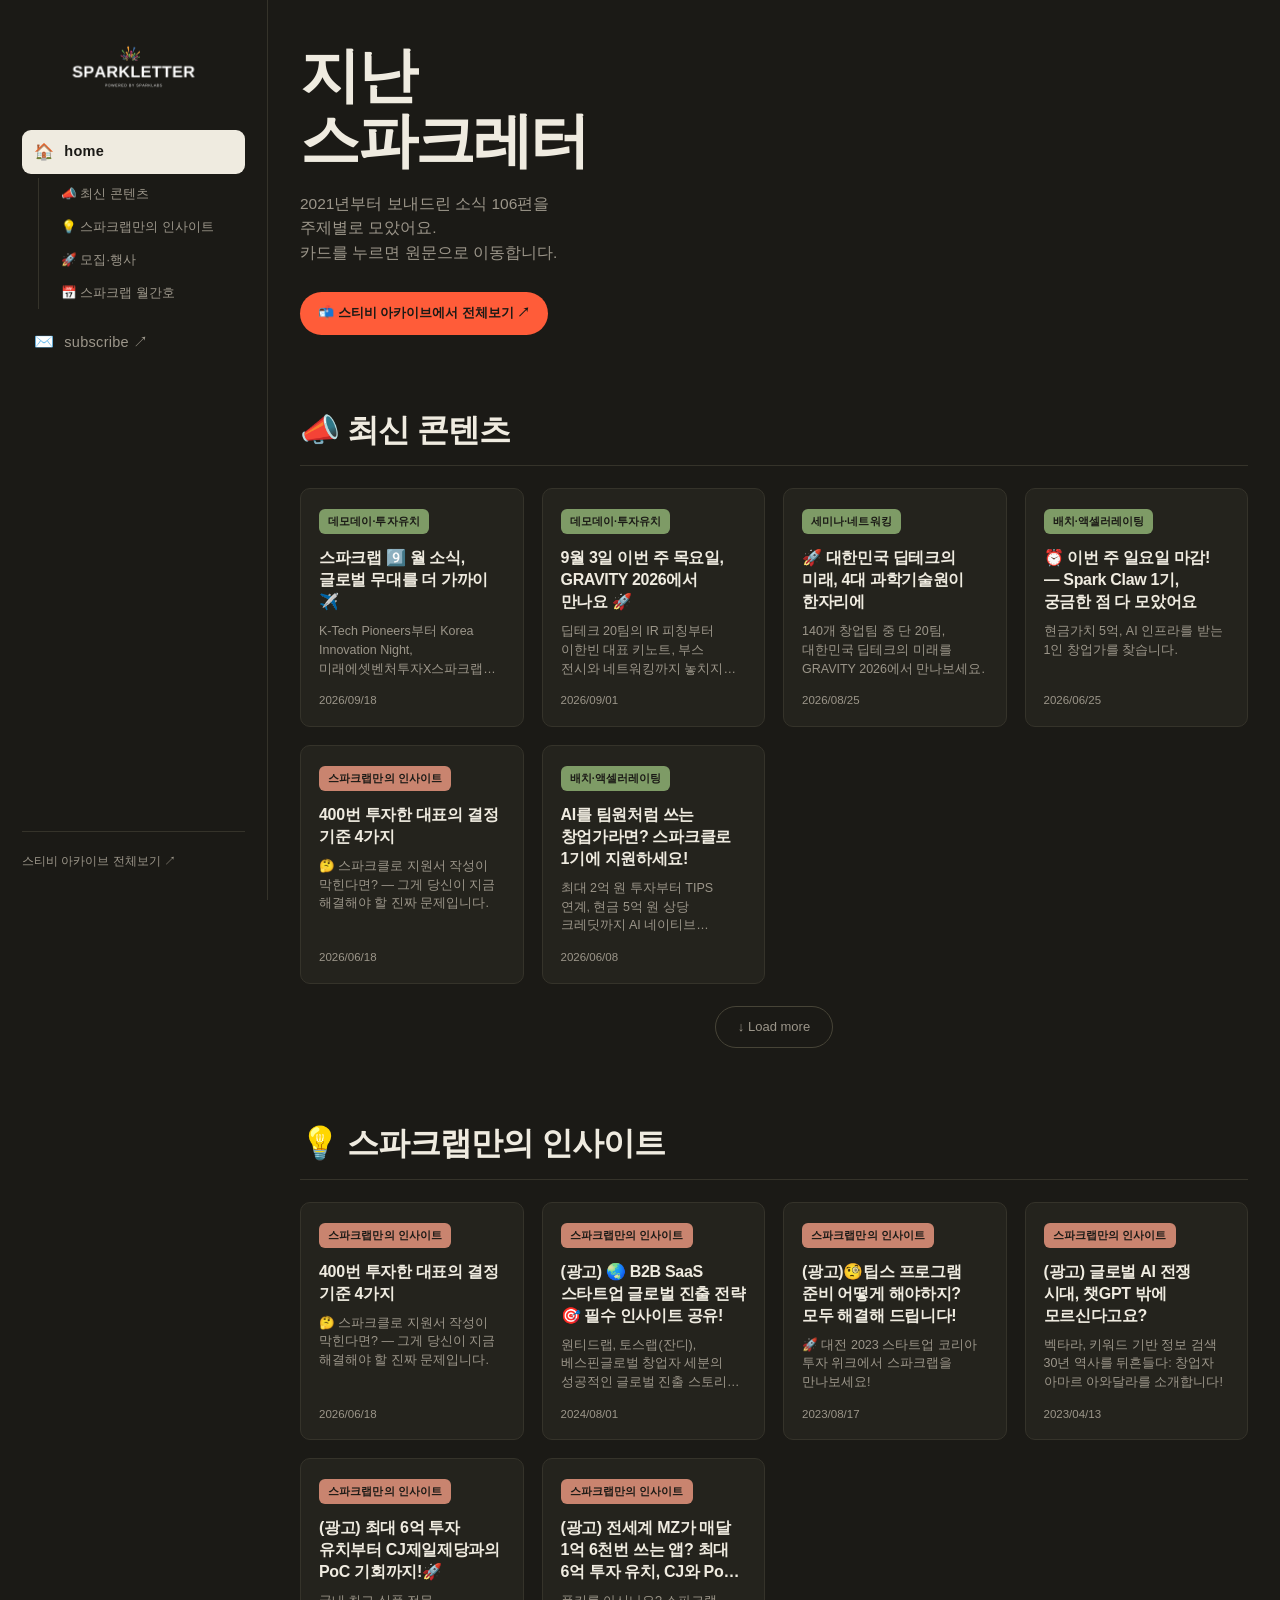
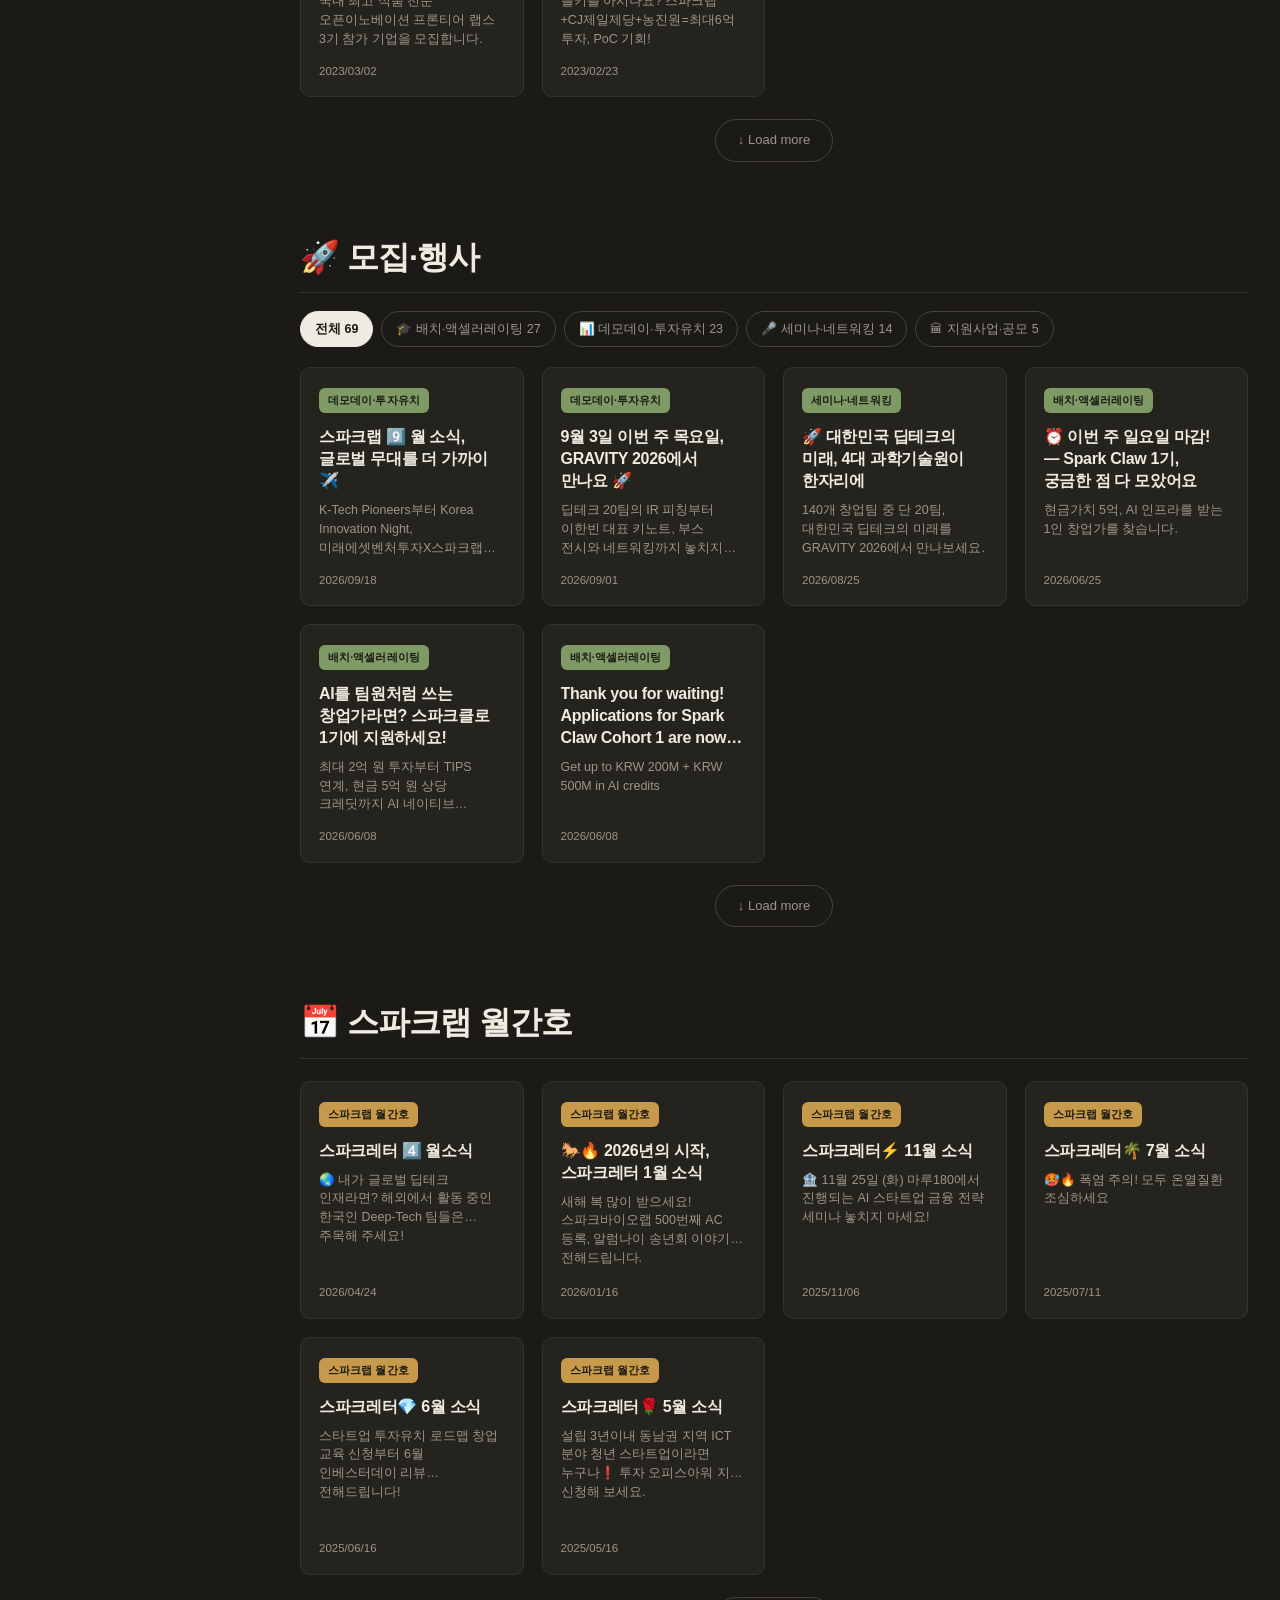
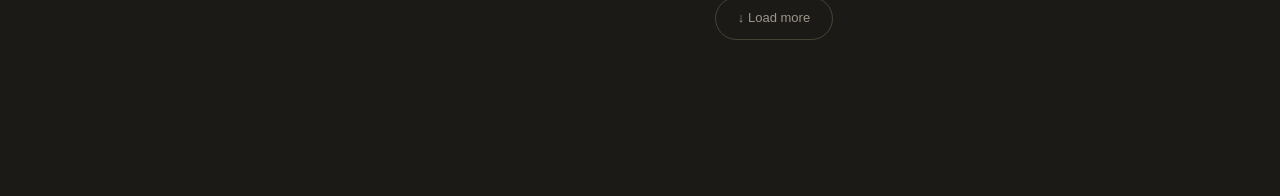
<file: index.html>
<!doctype html>
<html lang="ko">
<head>
<meta charset="utf-8">
<meta name="viewport" content="width=device-width, initial-scale=1">
<title>스파크레터</title>
<link rel="stylesheet" href="style.css?v=202609171607">
</head>
<body class="has-side">
<aside class="side">
  <a class="brand" href="./"><img src="logo-white.png" alt="SPARKLETTER"></a>
  <nav class="side__nav">
    <a class="nav__main" href="./" aria-current="page"><span>🏠</span>home</a>
    <div class="side__subs">
      <a href="./#all">📣 최신 콘텐츠</a>
      <a href="./#insight">💡 스파크랩만의 인사이트</a>
      <a href="./#open">🚀 모집·행사</a>
      <a href="./#monthly">📅 스파크랩 월간호</a>
    </div>
    <a class="nav__main" href="https://page.stibee.com/subscriptions/106252" target="_blank" rel="noopener"><span>✉️</span>subscribe ↗</a>
  </nav>
  <a class="side__arc" href="https://page.stibee.com/archives/106252" target="_blank" rel="noopener">스티비 아카이브 전체보기 ↗</a>
</aside>
<main class="main" id="main">
  <section class="hero">
    <h1>지난 스파크레터</h1>
    <p>2021년부터 보내드린 소식 106편을 주제별로 모았어요.<br>
       카드를 누르면 원문으로 이동합니다.</p>
    <a class="hero__link" href="https://page.stibee.com/archives/106252" target="_blank" rel="noopener">📬 스티비 아카이브에서 전체보기 ↗</a>
  </section>
  <section class="sec" id="all">
    <h2 class="sec__h">📣 최신 콘텐츠</h2>
    <div class="grid" data-grid="all"></div>
    <button class="more" data-more="all">↓ Load more</button>
  </section>
  <section class="sec" id="insight">
    <h2 class="sec__h">💡 스파크랩만의 인사이트</h2>
    <div class="grid" data-grid="insight"></div>
    <button class="more" data-more="insight">↓ Load more</button>
  </section>
  <section class="sec" id="open">
    <h2 class="sec__h">🚀 모집·행사</h2>
    <div class="fchips" data-filter="open"></div>
    <div class="grid" data-grid="open"></div>
    <button class="more" data-more="open">↓ Load more</button>
  </section>
  <section class="sec" id="monthly">
    <h2 class="sec__h">📅 스파크랩 월간호</h2>
    <div class="grid" data-grid="monthly"></div>
    <button class="more" data-more="monthly">↓ Load more</button>
  </section>
</main>
<script src="app.js?v=202609171607"></script>
</body>
</html>
</file>
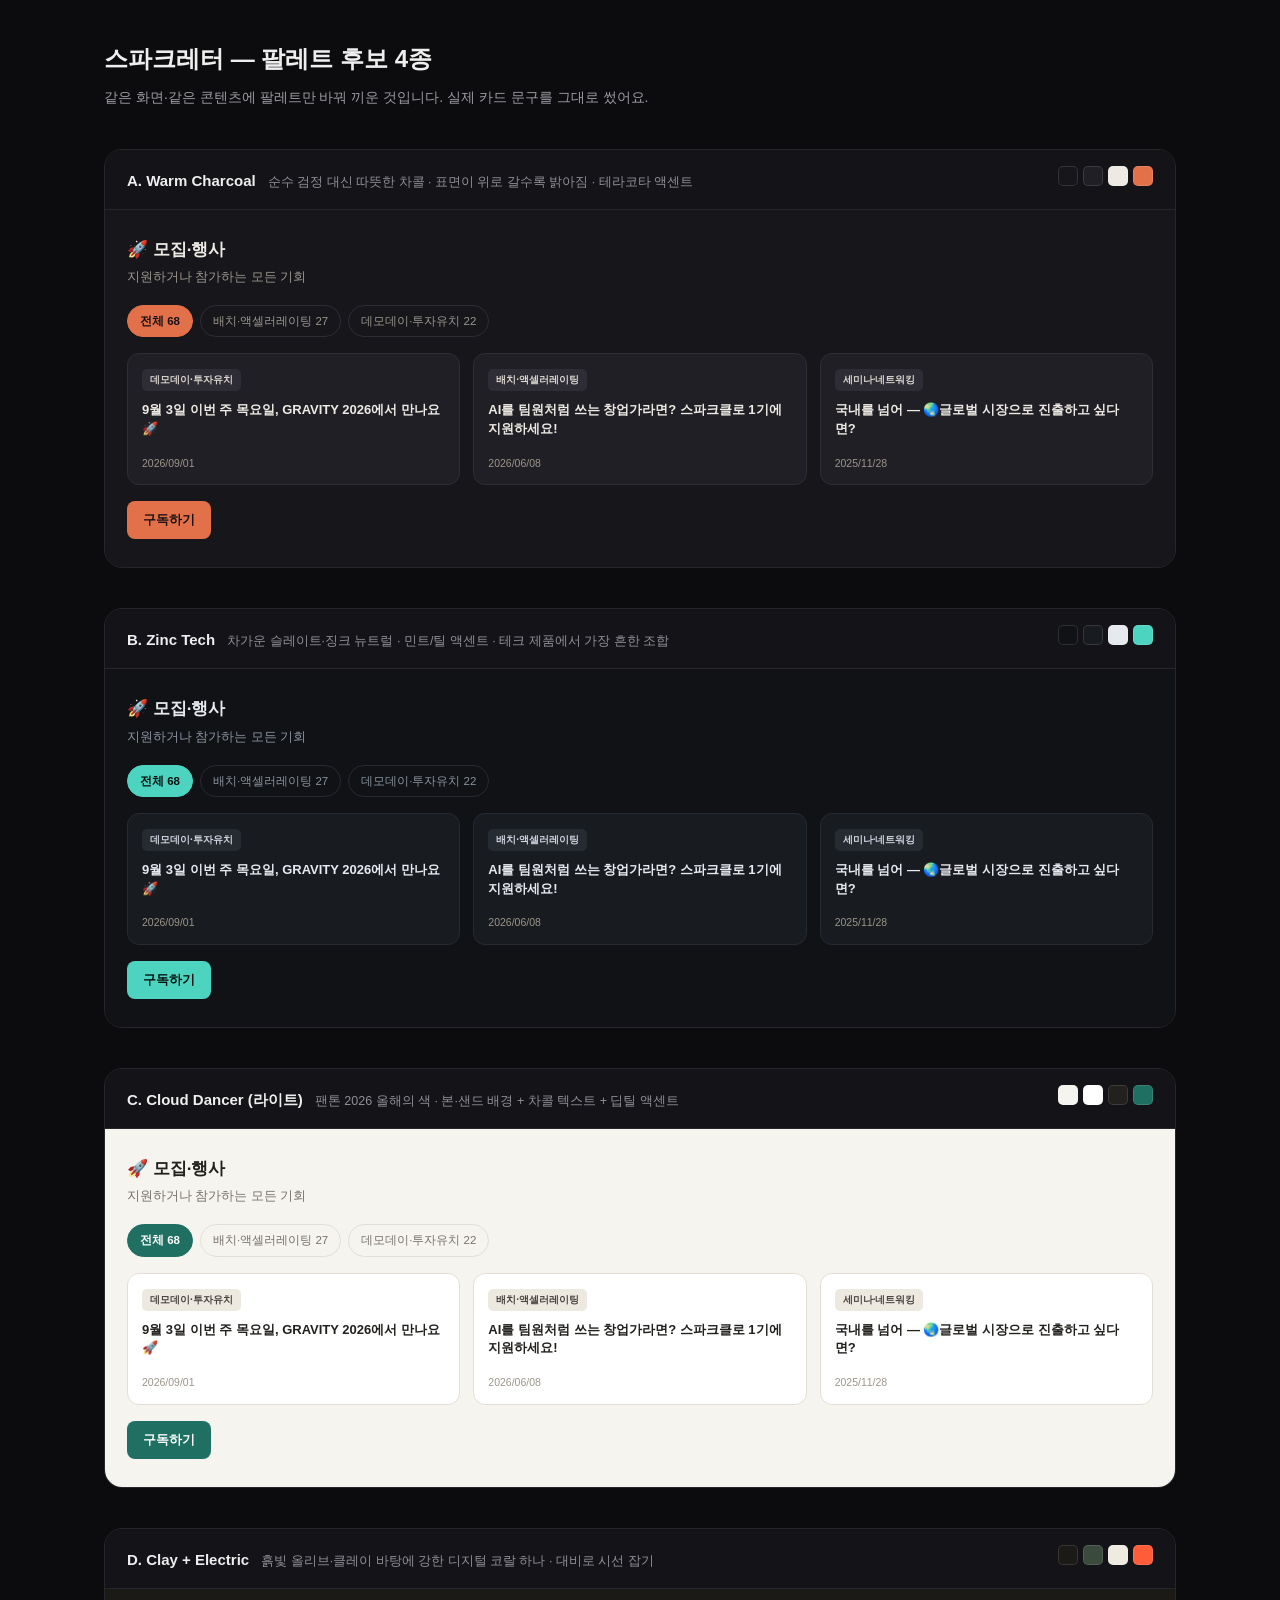
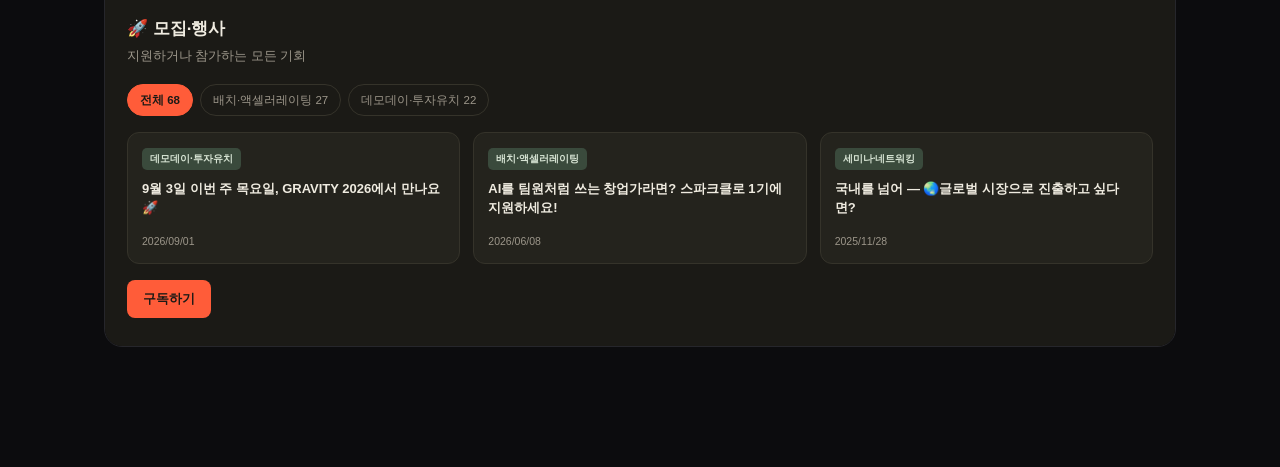
<file: mockups/palettes.html>
<!doctype html>
<html lang="ko">
<head>
<meta charset="utf-8">
<meta name="viewport" content="width=device-width, initial-scale=1">
<title>스파크레터 — 팔레트 후보 비교</title>
<style>
  *{box-sizing:border-box}
  body{margin:0; font-family:-apple-system,BlinkMacSystemFont,"Pretendard","Apple SD Gothic Neo",sans-serif;
       background:#0c0c0e; color:#eee; line-height:1.6}
  .page{max-width:1120px; margin:0 auto; padding:40px 24px 80px}
  .intro h1{font-size:24px; margin:0 0 8px}
  .intro p{color:#9a9aa2; font-size:14px; margin:0 0 40px}

  /* 각 후보 블록 */
  .opt{border-radius:18px; overflow:hidden; margin-bottom:40px; border:1px solid #26262b}
  .opt__bar{display:flex; align-items:baseline; gap:12px; flex-wrap:wrap;
            padding:16px 22px; background:#141418; border-bottom:1px solid #26262b}
  .opt__bar b{font-size:15px}
  .opt__bar span{font-size:12.5px; color:#8e8e96}
  .sw{display:flex; gap:5px; margin-left:auto}
  .sw i{width:20px; height:20px; border-radius:5px; display:block; border:1px solid rgba(255,255,255,.12)}

  /* 데모 영역 — 여기부터 후보 팔레트 적용 */
  .demo{padding:26px 22px 28px; background:var(--bg); color:var(--fg)}
  .demo h2{font-size:17px; margin:0 0 4px; color:var(--fg)}
  .demo .lede{font-size:12.5px; color:var(--dim); margin:0 0 18px}
  .chips{display:flex; gap:7px; flex-wrap:wrap; margin-bottom:16px}
  .fchip{font-size:11.5px; padding:6px 12px; border-radius:999px;
         border:1px solid var(--line); color:var(--dim); background:transparent}
  .fchip.on{background:var(--accent); color:var(--onAccent); border-color:var(--accent); font-weight:700}
  .grid{display:grid; grid-template-columns:repeat(3,1fr); gap:13px}
  .card{background:var(--card); border:1px solid var(--line); border-radius:12px;
        padding:15px 14px 13px; min-height:132px; display:flex; flex-direction:column}
  .card .tag{align-self:flex-start; font-size:10px; font-weight:700; padding:3px 8px;
             border-radius:5px; margin-bottom:10px; background:var(--tagBg); color:var(--tagFg)}
  .card .t{font-size:13px; font-weight:700; line-height:1.45; flex:1; color:var(--fg)}
  .card .d{margin-top:10px; font-size:10.5px; color:var(--dim)}
  .cta{display:inline-block; margin-top:16px; padding:9px 16px; border-radius:8px;
       background:var(--accent); color:var(--onAccent); font-size:12.5px; font-weight:700}

  /* ───────── A. Warm Charcoal (2026 다크 표준) ───────── */
  .a{--bg:#17161A; --card:#201F25; --line:#2E2C35; --fg:#EDEAE4; --dim:#9A968E;
     --accent:#E2714A; --onAccent:#1A1113; --tagBg:#2E2C35; --tagFg:#D9D4CC}
  /* ───────── B. Zinc Tech (테크 제품 표준) ───────── */
  .b{--bg:#101215; --card:#181B20; --line:#262A31; --fg:#E6E9EE; --dim:#8B939F;
     --accent:#4DD4C0; --onAccent:#06120F; --tagBg:#262A31; --tagFg:#CBD3DD}
  /* ───────── C. Cloud Dancer (라이트, 팬톤 26 올해의 색) ───────── */
  .c{--bg:#F6F4EF; --card:#FFFFFF; --line:#E3DFD6; --fg:#23211E; --dim:#77716A;
     --accent:#1F6F63; --onAccent:#FFFFFF; --tagBg:#EDE9E1; --tagFg:#4A453E}
  /* ───────── D. Clay + Electric (어스톤 + 디지털 대비) ───────── */
  .d{--bg:#1B1A16; --card:#24231D; --line:#35332A; --fg:#EFEBE0; --dim:#9C968A;
     --accent:#FF5C39; --onAccent:#1B1A16; --tagBg:#3A4A3C; --tagFg:#D6E3D3}
</style>
</head>
<body>
<div class="page">
  <div class="intro">
    <h1>스파크레터 — 팔레트 후보 4종</h1>
    <p>같은 화면·같은 콘텐츠에 팔레트만 바꿔 끼운 것입니다. 실제 카드 문구를 그대로 썼어요.</p>
  </div>

  <!-- A -->
  <section class="opt">
    <div class="opt__bar">
      <b>A. Warm Charcoal</b>
      <span>순수 검정 대신 따뜻한 차콜 · 표면이 위로 갈수록 밝아짐 · 테라코타 액센트</span>
      <div class="sw"><i style="background:#17161A"></i><i style="background:#201F25"></i><i style="background:#EDEAE4"></i><i style="background:#E2714A"></i></div>
    </div>
    <div class="demo a">
      <h2>🚀 모집·행사</h2>
      <p class="lede">지원하거나 참가하는 모든 기회</p>
      <div class="chips">
        <span class="fchip on">전체 68</span><span class="fchip">배치·액셀러레이팅 27</span><span class="fchip">데모데이·투자유치 22</span>
      </div>
      <div class="grid">
        <div class="card"><span class="tag">데모데이·투자유치</span><span class="t">9월 3일 이번 주 목요일, GRAVITY 2026에서 만나요 🚀</span><span class="d">2026/09/01</span></div>
        <div class="card"><span class="tag">배치·액셀러레이팅</span><span class="t">AI를 팀원처럼 쓰는 창업가라면? 스파크클로 1기에 지원하세요!</span><span class="d">2026/06/08</span></div>
        <div class="card"><span class="tag">세미나·네트워킹</span><span class="t">국내를 넘어 — 🌏글로벌 시장으로 진출하고 싶다면?</span><span class="d">2025/11/28</span></div>
      </div>
      <span class="cta">구독하기</span>
    </div>
  </section>

  <!-- B -->
  <section class="opt">
    <div class="opt__bar">
      <b>B. Zinc Tech</b>
      <span>차가운 슬레이트·징크 뉴트럴 · 민트/틸 액센트 · 테크 제품에서 가장 흔한 조합</span>
      <div class="sw"><i style="background:#101215"></i><i style="background:#181B20"></i><i style="background:#E6E9EE"></i><i style="background:#4DD4C0"></i></div>
    </div>
    <div class="demo b">
      <h2>🚀 모집·행사</h2>
      <p class="lede">지원하거나 참가하는 모든 기회</p>
      <div class="chips">
        <span class="fchip on">전체 68</span><span class="fchip">배치·액셀러레이팅 27</span><span class="fchip">데모데이·투자유치 22</span>
      </div>
      <div class="grid">
        <div class="card"><span class="tag">데모데이·투자유치</span><span class="t">9월 3일 이번 주 목요일, GRAVITY 2026에서 만나요 🚀</span><span class="d">2026/09/01</span></div>
        <div class="card"><span class="tag">배치·액셀러레이팅</span><span class="t">AI를 팀원처럼 쓰는 창업가라면? 스파크클로 1기에 지원하세요!</span><span class="d">2026/06/08</span></div>
        <div class="card"><span class="tag">세미나·네트워킹</span><span class="t">국내를 넘어 — 🌏글로벌 시장으로 진출하고 싶다면?</span><span class="d">2025/11/28</span></div>
      </div>
      <span class="cta">구독하기</span>
    </div>
  </section>

  <!-- C -->
  <section class="opt">
    <div class="opt__bar">
      <b>C. Cloud Dancer (라이트)</b>
      <span>팬톤 2026 올해의 색 · 본·샌드 배경 + 차콜 텍스트 + 딥틸 액센트</span>
      <div class="sw"><i style="background:#F6F4EF"></i><i style="background:#FFFFFF"></i><i style="background:#23211E"></i><i style="background:#1F6F63"></i></div>
    </div>
    <div class="demo c">
      <h2>🚀 모집·행사</h2>
      <p class="lede">지원하거나 참가하는 모든 기회</p>
      <div class="chips">
        <span class="fchip on">전체 68</span><span class="fchip">배치·액셀러레이팅 27</span><span class="fchip">데모데이·투자유치 22</span>
      </div>
      <div class="grid">
        <div class="card"><span class="tag">데모데이·투자유치</span><span class="t">9월 3일 이번 주 목요일, GRAVITY 2026에서 만나요 🚀</span><span class="d">2026/09/01</span></div>
        <div class="card"><span class="tag">배치·액셀러레이팅</span><span class="t">AI를 팀원처럼 쓰는 창업가라면? 스파크클로 1기에 지원하세요!</span><span class="d">2026/06/08</span></div>
        <div class="card"><span class="tag">세미나·네트워킹</span><span class="t">국내를 넘어 — 🌏글로벌 시장으로 진출하고 싶다면?</span><span class="d">2025/11/28</span></div>
      </div>
      <span class="cta">구독하기</span>
    </div>
  </section>

  <!-- D -->
  <section class="opt">
    <div class="opt__bar">
      <b>D. Clay + Electric</b>
      <span>흙빛 올리브·클레이 바탕에 강한 디지털 코랄 하나 · 대비로 시선 잡기</span>
      <div class="sw"><i style="background:#1B1A16"></i><i style="background:#3A4A3C"></i><i style="background:#EFEBE0"></i><i style="background:#FF5C39"></i></div>
    </div>
    <div class="demo d">
      <h2>🚀 모집·행사</h2>
      <p class="lede">지원하거나 참가하는 모든 기회</p>
      <div class="chips">
        <span class="fchip on">전체 68</span><span class="fchip">배치·액셀러레이팅 27</span><span class="fchip">데모데이·투자유치 22</span>
      </div>
      <div class="grid">
        <div class="card"><span class="tag">데모데이·투자유치</span><span class="t">9월 3일 이번 주 목요일, GRAVITY 2026에서 만나요 🚀</span><span class="d">2026/09/01</span></div>
        <div class="card"><span class="tag">배치·액셀러레이팅</span><span class="t">AI를 팀원처럼 쓰는 창업가라면? 스파크클로 1기에 지원하세요!</span><span class="d">2026/06/08</span></div>
        <div class="card"><span class="tag">세미나·네트워킹</span><span class="t">국내를 넘어 — 🌏글로벌 시장으로 진출하고 싶다면?</span><span class="d">2025/11/28</span></div>
      </div>
      <span class="cta">구독하기</span>
    </div>
  </section>
</div>
</body>
</html>
</file>
<file: style.css>
/* D. Clay + Electric — 흙빛 다크 + 일렉트릭 코랄
   - 순수 검정이 아니라 따뜻한 클레이 다크. 표면이 올라갈수록 밝아진다.
   - 코랄(#FF5C39)은 화면에서 유일하게 튀는 색으로, 행동(구독·아카이브)에만 쓴다.
   - 카테고리 칩은 어스톤으로 낮춰 액센트와 경쟁하지 않게 한다. */
:root{
  --bg:#1B1A16;        /* 클레이 다크 — 페이지 바탕 */
  --surface:#24231D;   /* 카드 등 올라온 면 */
  --line:#35332A;
  --line-2:#474437;
  --text:#EFEBE0;      /* 본 */
  --muted:#9C968A;
  --accent:#FF5C39;    /* 일렉트릭 코랄 */
  --accent-ink:#1B1A16;

  /* 카테고리 색 — 칩에만 쓴다 (어스톤) */
  --c-insight:#C9846F;
  --c-open:#7E9B66;
  --c-monthly:#C79A4B;

  --side:268px;
}
*{box-sizing:border-box}
html{-webkit-text-size-adjust:100%; scroll-behavior:smooth}
body{
  margin:0; background:var(--bg); color:var(--text);
  font-family:-apple-system,BlinkMacSystemFont,"Pretendard","Apple SD Gothic Neo",sans-serif;
  line-height:1.6; -webkit-font-smoothing:antialiased;
  position:relative; z-index:0;
  word-break:keep-all;      /* 한국어 단어 중간에서 줄바꿈 금지 */
  overflow-wrap:break-word; /* 단, 넘칠 만큼 긴 영문/URL은 끊는다 */
}
a{color:inherit}

/* ── 왼쪽 사이드바 ──────────────────── */
.side{
  background:var(--bg);
  position:fixed; top:0; left:0; bottom:0; width:var(--side);
  border-right:1px solid var(--line); padding:30px 22px;
  display:flex; flex-direction:column; gap:26px; overflow-y:auto; z-index:20;
}
.brand{line-height:0}
.brand img{width:100%; max-width:228px; height:auto}
.side__nav{display:flex; flex-direction:column; gap:2px}
.nav__main{
  display:flex; align-items:center; gap:10px;
  padding:10px 12px; border-radius:9px; text-decoration:none;
  color:var(--muted); font-size:14.5px; letter-spacing:.02em;
}
.nav__main span{font-size:16px; line-height:1}
.nav__main:hover{background:#26251F; color:var(--text)}
.nav__main[aria-current="page"]{background:var(--text); color:var(--bg); font-weight:700}

/* home 아래 하위 탭 */
.side__subs{
  display:flex; flex-direction:column; gap:1px;
  margin:2px 0 10px 16px; padding-left:12px; border-left:1px solid var(--line);
}
.side__subs a{
  padding:6px 10px; border-radius:7px; text-decoration:none;
  color:var(--muted); font-size:12.5px;
}
.side__subs a:hover{background:#26251F; color:var(--text)}

.side__arc{
  margin-top:auto; font-size:12px; color:var(--muted);
  text-decoration:none; line-height:1.5; padding-top:20px; border-top:1px solid var(--line);
}
.side__arc:hover{color:var(--text)}

/* ── 본문 ───────────────────────────── */
.has-side .main{position:relative; z-index:1; margin-left:var(--side); padding:44px 32px 80px; max-width:1180px}
.main.narrow{max-width:660px; padding-top:64px}

.hero{margin-bottom:76px; max-width:34ch}
.hero h1{
  font-size:clamp(36px, 5vw, 60px); font-weight:800; line-height:1.08;
  letter-spacing:-.04em; margin:0 0 18px;
}
.hero p{color:var(--muted); font-size:15.5px; margin:0 0 26px; max-width:52ch}
.hero__link{
  display:inline-block; font-size:13px; font-weight:700; text-decoration:none;
  color:var(--accent-ink); background:var(--accent); padding:11px 18px; border-radius:999px;
}
.hero__link:hover{filter:brightness(1.06)}

.sec{margin-bottom:76px; scroll-margin-top:24px}
.sec__h{
  font-size:clamp(23px, 2.6vw, 32px); font-weight:800; line-height:1.2;
  letter-spacing:-.03em; margin:0 0 22px;
  padding-bottom:16px; border-bottom:1px solid var(--line);
}

/* ── 세부 분류 필터 칩 ─────────────── */
.fchips{display:flex; flex-wrap:wrap; gap:8px; margin:-4px 0 20px}
.fchip{
  appearance:none; cursor:pointer; font:inherit; font-size:12.5px;
  background:transparent; color:var(--muted);
  border:1px solid var(--line-2); border-radius:999px; padding:7px 14px;
}
.fchip:hover{color:var(--text); border-color:var(--muted)}
.fchip[aria-pressed="true"]{background:var(--text); color:var(--bg); border-color:var(--text); font-weight:700}

/* ── 카드 ───────────────────────────── */
.grid{display:grid; grid-template-columns:repeat(4,1fr); gap:18px}
.card{
  display:flex; flex-direction:column; text-decoration:none;
  border-radius:10px; padding:20px 18px 16px; min-height:238px;
  background:var(--surface); border:1px solid var(--line);
  transition:transform .12s ease, box-shadow .12s ease, border-color .12s ease;
}
.card:hover{transform:translateY(-3px); box-shadow:0 8px 20px rgba(0,0,0,.35); border-color:var(--line-2)}
.chip{
  align-self:flex-start; font-size:10.5px; font-weight:700; letter-spacing:.01em;
  padding:4px 9px; border-radius:6px; margin-bottom:13px;
  background:var(--c); color:#1B1A16;
}
.card--insight{--c:var(--c-insight)}
.card--open   {--c:var(--c-open)}
.card--monthly{--c:var(--c-monthly)}
.card__t{
  font-size:16px; font-weight:700; line-height:1.38; letter-spacing:-.02em;
  color:var(--text);
  overflow:hidden; display:-webkit-box; -webkit-line-clamp:3; -webkit-box-orient:vertical;
}
.card__p{
  margin-top:9px; font-size:12.5px; line-height:1.5; color:var(--muted);
  flex:1; overflow:hidden; display:-webkit-box; -webkit-line-clamp:3; -webkit-box-orient:vertical;
}
.card--nopreview .card__t{flex:1; -webkit-line-clamp:5}
.card__d{margin-top:13px; font-size:11.5px; color:var(--muted); font-variant-numeric:tabular-nums}

.more{
  display:block; margin:22px auto 0; padding:10px 22px;
  background:transparent; color:var(--muted); border:1px solid var(--line-2);
  border-radius:999px; font:inherit; font-size:13px; cursor:pointer;
}
.more:hover{color:var(--text); border-color:var(--muted)}
.empty{color:var(--muted); font-size:14px; grid-column:1/-1; padding:24px 0}

/* ── 구독 / 피드백 ──────────────────── */
.lede{
  font-size:clamp(32px, 4.2vw, 46px); font-weight:800; line-height:1.1;
  letter-spacing:-.04em; margin:0 0 20px;
}
.sub{color:var(--muted); font-size:15.5px; margin:0 0 34px}
.bullets{list-style:none; padding:0; margin:0 0 32px; font-size:14px}
.bullets li{padding:12px 0; border-bottom:1px solid var(--line); color:#D6D1C4}
.bullets b{color:var(--text)}
.cta{
  display:block; text-align:center; padding:16px; border-radius:10px;
  background:var(--accent); color:var(--accent-ink); font-size:15px; font-weight:700; text-decoration:none;
}
.cta:hover{filter:brightness(1.06)}
.fine{margin-top:16px; font-size:12px; color:var(--muted); text-align:center}

/* ── 반응형 ─────────────────────────── */
@media (max-width:1100px){ .grid{grid-template-columns:repeat(3,1fr)} }
@media (max-width:900px){
  .side{
    position:static; width:auto; height:auto; flex-direction:row; align-items:center;
    gap:18px; flex-wrap:wrap; border-right:0; border-bottom:1px solid var(--line);
    padding:16px 20px;
  }
  .brand img{max-width:150px}
  .side__nav{flex-direction:row; flex-wrap:wrap; gap:6px; margin-left:auto; align-items:center}
  .side__subs{flex-direction:row; flex-wrap:wrap; gap:4px; margin:0; padding-left:0; border-left:0; width:100%}
  .side__arc{margin-top:0; padding-top:0; border-top:0; width:100%}
  .has-side .main{margin-left:0; padding:32px 20px 64px}
}
@media (max-width:620px){
  .grid{grid-template-columns:repeat(2,1fr); gap:12px}
  .card{min-height:200px; padding:16px 15px}
  .card__t{font-size:13px}
  .card__t{font-size:14.5px}
  .nav__main{padding:8px 10px; font-size:13px}
}
</file>
